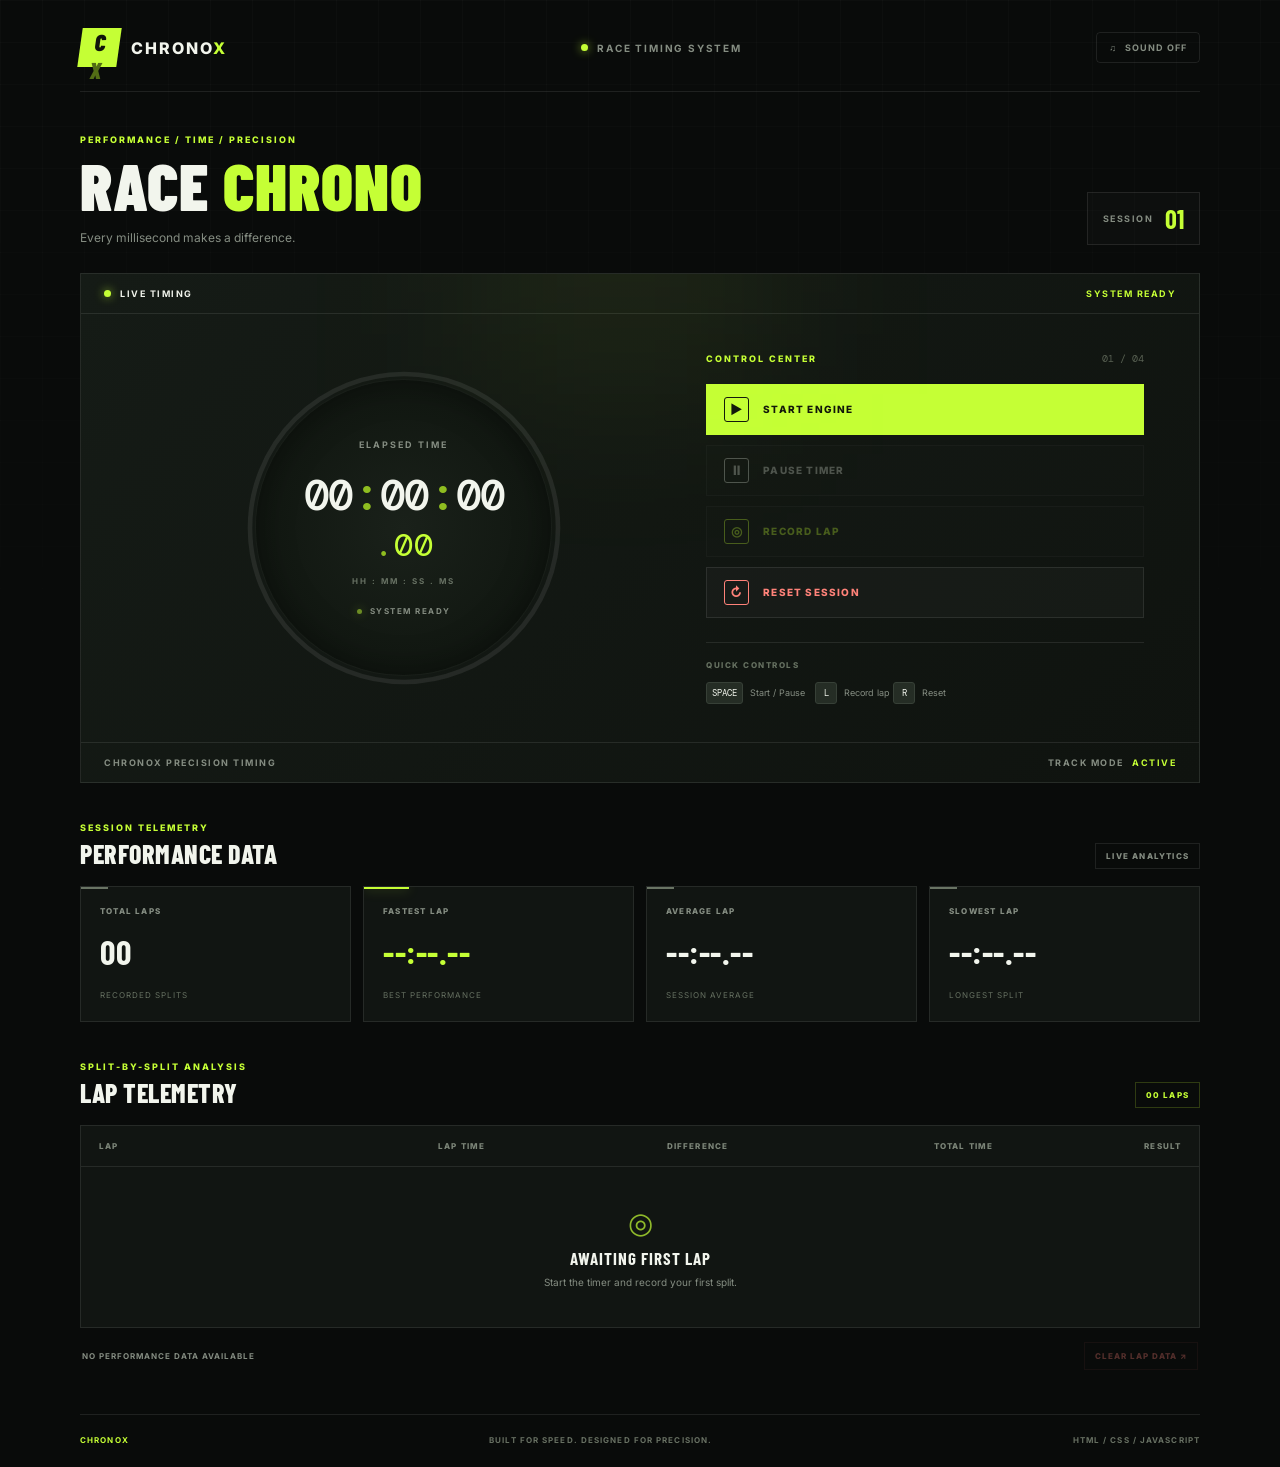
<file: index.html>
<!DOCTYPE html>
<html lang="en">
<head>
    <meta charset="UTF-8">
    <meta name="viewport" content="width=device-width, initial-scale=1.0">
    <meta name="theme-color" content="#090b0a">
    <title>ChronoX | Racing Stopwatch</title>

    <link rel="preconnect" href="https://fonts.googleapis.com">
    <link rel="preconnect" href="https://fonts.gstatic.com" crossorigin>
    <link href="https://fonts.googleapis.com/css2?family=Barlow+Condensed:wght@500;600;700;800;900&family=DM+Mono:wght@400;500&family=Inter:wght@400;500;600;700;800&display=swap" rel="stylesheet">

    <link rel="stylesheet" href="task2.css">
</head>
<body>

    <div class="grid-background"></div>

    <main class="dashboard">

        <header class="topbar">
            <a href="#" class="brand">
                <span class="brand-mark">C<span>X</span></span>
                <span class="brand-name">CHRONO<span>X</span></span>
            </a>

            <div class="session-label">
                <span class="live-dot"></span>
                RACE TIMING SYSTEM
            </div>

            <button id="sound-toggle" class="sound-toggle" type="button" aria-pressed="false">
                <span id="sound-icon">♫</span>
                <span id="sound-label">SOUND OFF</span>
            </button>
        </header>

        <section class="hero-heading">
            <div>
                <p class="section-kicker">PERFORMANCE / TIME / PRECISION</p>
                <h1>RACE <span>CHRONO</span></h1>
                <p class="hero-description">Every millisecond makes a difference.</p>
            </div>

            <div class="session-number">
                <span>SESSION</span>
                <strong>01</strong>
            </div>
        </section>

        <section class="main-panel">

            <div class="panel-topline">
                <span><span class="live-dot"></span> LIVE TIMING</span>
                <span id="timer-status">SYSTEM READY</span>
            </div>

            <div class="timer-layout">

                <div class="timer-ring">
                    <svg class="progress-ring" viewBox="0 0 300 300" aria-hidden="true">
                        <circle class="ring-track" cx="150" cy="150" r="132"></circle>
                        <circle id="progress-circle" class="ring-progress" cx="150" cy="150" r="132"></circle>
                    </svg>

                    <div class="ring-content">
                        <span class="ring-label">ELAPSED TIME</span>

                        <div class="timer-display">
                            <div class="main-time">
                                <span id="hours">00</span><span class="colon">:</span><span id="minutes">00</span><span class="colon">:</span><span id="seconds">00</span>
                            </div>
                            <div class="millisecond-time">
                                <span class="decimal">.</span><span id="milliseconds">00</span>
                            </div>
                        </div>

                        <span class="timer-caption">HH : MM : SS . MS</span>
                        <span class="timer-running-indicator">
                            <span class="live-dot"></span>
                            <span id="ring-status">STANDBY</span>
                        </span>
                    </div>
                </div>

                <div class="timer-side">
                    <div class="side-heading">
                        <span class="section-kicker">CONTROL CENTER</span>
                        <span class="control-number">01 / 04</span>
                    </div>

                    <div class="control-buttons">
                        <button id="start-timer" class="action-btn start-btn" type="button">
                            <span class="button-symbol">▶</span>
                            <span>START ENGINE</span>
                        </button>

                        <button id="pause-timer" class="action-btn pause-btn" type="button" disabled>
                            <span class="button-symbol">Ⅱ</span>
                            <span>PAUSE TIMER</span>
                        </button>

                        <button id="lap-timer" class="action-btn lap-btn" type="button" disabled>
                            <span class="button-symbol">◎</span>
                            <span>RECORD LAP</span>
                        </button>

                        <button id="reset-timer" class="action-btn reset-btn" type="button">
                            <span class="button-symbol">↻</span>
                            <span>RESET SESSION</span>
                        </button>
                    </div>

                    <div class="shortcut-note">
                        <span>QUICK CONTROLS</span>
                        <div><kbd>SPACE</kbd> Start / Pause</div>
                        <div><kbd>L</kbd> Record lap <kbd>R</kbd> Reset</div>
                    </div>
                </div>

            </div>

            <div class="panel-bottomline">
                <span>CHRONOX PRECISION TIMING</span>
                <span>TRACK MODE <strong>ACTIVE</strong></span>
            </div>
        </section>

        <section class="stats-section">
            <div class="section-title">
                <div>
                    <p class="section-kicker">SESSION TELEMETRY</p>
                    <h2>PERFORMANCE DATA</h2>
                </div>
                <span class="data-tag">LIVE ANALYTICS</span>
            </div>

            <div class="stats-grid">
                <article class="stat-card">
                    <span class="stat-label">TOTAL LAPS</span>
                    <strong id="total-laps" class="stat-value">00</strong>
                    <span class="stat-foot">RECORDED SPLITS</span>
                </article>

                <article class="stat-card fastest-card">
                    <span class="stat-label">FASTEST LAP</span>
                    <strong id="best-lap" class="stat-value">--:--.--</strong>
                    <span class="stat-foot">BEST PERFORMANCE</span>
                </article>

                <article class="stat-card">
                    <span class="stat-label">AVERAGE LAP</span>
                    <strong id="average-lap" class="stat-value">--:--.--</strong>
                    <span class="stat-foot">SESSION AVERAGE</span>
                </article>

                <article class="stat-card">
                    <span class="stat-label">SLOWEST LAP</span>
                    <strong id="slowest-lap" class="stat-value">--:--.--</strong>
                    <span class="stat-foot">LONGEST SPLIT</span>
                </article>
            </div>
        </section>

        <section class="laps-section">
            <div class="section-title">
                <div>
                    <p class="section-kicker">SPLIT-BY-SPLIT ANALYSIS</p>
                    <h2>LAP TELEMETRY</h2>
                </div>

                <span class="lap-counter" id="lap-count">00 LAPS</span>
            </div>

            <div class="lap-table">
                <div class="lap-table-heading">
                    <span>LAP</span>
                    <span>LAP TIME</span>
                    <span>DIFFERENCE</span>
                    <span>TOTAL TIME</span>
                    <span>RESULT</span>
                </div>

                <ul id="laps-list" class="laps-list">
                    <li class="empty-state">
                        <span class="empty-symbol">◎</span>
                        <strong>AWAITING FIRST LAP</strong>
                        <p>Start the timer and record your first split.</p>
                    </li>
                </ul>
            </div>

            <div class="lap-footer">
                <span id="lap-insight">NO PERFORMANCE DATA AVAILABLE</span>
                <button id="clear-laps" class="clear-btn" type="button" disabled>
                    CLEAR LAP DATA <span>↗</span>
                </button>
            </div>
        </section>

        <footer class="footer">
            <span>CHRONOX</span>
            <span>BUILT FOR SPEED. DESIGNED FOR PRECISION.</span>
            <span>HTML / CSS / JAVASCRIPT</span>
        </footer>

    </main>

    <script src="task2.js"></script>
</body>
</html>
</file>
<file: task2.css>
:root {
    --bg: #090b0a;
    --panel: #111512;
    --panel-light: #171d19;
    --lime: #c5ff35;
    --lime-dark: #8fbd20;
    --white: #f2f5ed;
    --muted: #858d82;
    --border: rgba(255, 255, 255, 0.09);
    --red: #ff5c50;
    --mono: 'DM Mono', monospace;
    --display: 'Barlow Condensed', sans-serif;
}

* {
    margin: 0;
    padding: 0;
    box-sizing: border-box;
}

body {
    min-height: 100vh;
    background: var(--bg);
    color: var(--white);
    font-family: 'Inter', sans-serif;
    overflow-x: hidden;
}

button {
    font: inherit;
}

.grid-background {
    position: fixed;
    inset: 0;
    z-index: -1;
    pointer-events: none;
    background-image:
        linear-gradient(rgba(255,255,255,0.018) 1px, transparent 1px),
        linear-gradient(90deg, rgba(255,255,255,0.018) 1px, transparent 1px);
    background-size: 42px 42px;
    mask-image: linear-gradient(to bottom, black, transparent 90%);
}

.dashboard {
    width: min(1120px, 92%);
    margin: auto;
    padding: 28px 0 22px;
}

/* HEADER */

.topbar {
    display: flex;
    align-items: center;
    justify-content: space-between;
    padding-bottom: 24px;
    border-bottom: 1px solid var(--border);
}

.brand {
    display: flex;
    align-items: center;
    gap: 12px;
    color: var(--white);
    text-decoration: none;
}

.brand-mark {
    width: 39px;
    height: 39px;
    display: grid;
    place-items: center;
    background: var(--lime);
    color: #10140b;
    font-family: var(--display);
    font-size: 23px;
    font-weight: 900;
    transform: skew(-8deg);
}

.brand-mark span {
    color: #526d15;
}

.brand-name {
    font-size: 16px;
    font-weight: 800;
    letter-spacing: 2px;
}

.brand-name span {
    color: var(--lime);
}

.session-label {
    display: flex;
    align-items: center;
    gap: 9px;
    color: var(--muted);
    font-size: 10px;
    font-weight: 700;
    letter-spacing: 1.8px;
}

.live-dot {
    display: inline-block;
    width: 7px;
    height: 7px;
    border-radius: 50%;
    background: var(--lime);
    box-shadow: 0 0 10px rgba(197, 255, 53, 0.7);
    flex-shrink: 0;
}

.sound-toggle {
    display: flex;
    align-items: center;
    gap: 8px;
    padding: 9px 12px;
    color: var(--muted);
    background: transparent;
    border: 1px solid var(--border);
    border-radius: 4px;
    font-size: 9px;
    font-weight: 700;
    letter-spacing: 1px;
    cursor: pointer;
    transition: 0.2s ease;
}

.sound-toggle:hover,
.sound-toggle[aria-pressed="true"] {
    color: var(--lime);
    border-color: rgba(197, 255, 53, 0.45);
}

/* HERO */

.hero-heading {
    display: flex;
    justify-content: space-between;
    align-items: end;
    padding: 42px 0 28px;
}

.section-kicker {
    color: var(--lime);
    font-size: 9px;
    font-weight: 800;
    letter-spacing: 2px;
}

.hero-heading h1 {
    margin-top: 9px;
    font-family: var(--display);
    font-size: clamp(43px, 7vw, 66px);
    line-height: 0.95;
    font-weight: 900;
    letter-spacing: 1px;
}

.hero-heading h1 span {
    color: var(--lime);
}

.hero-description {
    margin-top: 13px;
    color: var(--muted);
    font-size: 12px;
}

.session-number {
    display: flex;
    align-items: center;
    gap: 12px;
    padding: 10px 15px;
    border: 1px solid var(--border);
    background: rgba(255,255,255,0.02);
}

.session-number span {
    color: var(--muted);
    font-size: 9px;
    letter-spacing: 1.5px;
    font-weight: 700;
}

.session-number strong {
    font-family: var(--display);
    font-size: 26px;
    color: var(--lime);
}

/* MAIN TIMER PANEL */

.main-panel {
    background: linear-gradient(135deg, #151b16, #0f130f);
    border: 1px solid var(--border);
    position: relative;
    overflow: hidden;
}

.main-panel::before {
    content: "";
    position: absolute;
    width: 300px;
    height: 300px;
    top: -180px;
    left: 35%;
    background: rgba(197, 255, 53, 0.06);
    filter: blur(90px);
    pointer-events: none;
}

.panel-topline,
.panel-bottomline {
    display: flex;
    align-items: center;
    justify-content: space-between;
    padding: 14px 23px;
    color: var(--muted);
    font-size: 9px;
    font-weight: 700;
    letter-spacing: 1.5px;
    border-bottom: 1px solid var(--border);
}

.panel-topline > span:first-child {
    display: flex;
    align-items: center;
    gap: 9px;
    color: var(--white);
}

#timer-status {
    color: var(--lime);
}

.timer-layout {
    display: grid;
    grid-template-columns: 1.1fr 0.9fr;
    align-items: center;
    gap: 35px;
    padding: 38px 55px;
}

/* CIRCULAR TIMER */

.timer-ring {
    width: min(100%, 350px);
    aspect-ratio: 1;
    position: relative;
    margin: auto;
    display: grid;
    place-items: center;
}

.progress-ring {
    position: absolute;
    inset: 0;
    width: 100%;
    height: 100%;
    transform: rotate(-90deg);
    overflow: visible;
}

.ring-track,
.ring-progress {
    fill: none;
    stroke-width: 4;
}

.ring-track {
    stroke: rgba(255,255,255,0.08);
}

.ring-progress {
    stroke: var(--lime);
    stroke-linecap: round;
    stroke-dasharray: 829.38;
    stroke-dashoffset: 829.38;
    filter: drop-shadow(0 0 7px rgba(197,255,53,0.45));
    transition: stroke-dashoffset 0.08s linear;
}

.ring-content {
    position: relative;
    z-index: 1;
    display: flex;
    flex-direction: column;
    align-items: center;
    justify-content: center;
    width: 85%;
    height: 85%;
    border-radius: 50%;
    background: radial-gradient(circle, #1a211a 0%, #111711 68%, #101410 100%);
    border: 1px solid rgba(255,255,255,0.035);
    box-shadow: inset 0 0 35px rgba(0,0,0,0.4);
}

.ring-label {
    font-size: 9px;
    letter-spacing: 2px;
    color: var(--muted);
    font-weight: 700;
}

.timer-display {
    margin-top: 17px;
    text-align: center;
    font-family: var(--mono);
    font-variant-numeric: tabular-nums;
}

.main-time {
    display: flex;
    align-items: center;
    justify-content: center;
    font-size: clamp(27px, 4vw, 43px);
    letter-spacing: -2px;
    font-weight: 500;
    white-space: nowrap;
}

.colon {
    color: var(--lime-dark);
    padding: 0 2px;
}

.millisecond-time {
    margin-top: 1px;
    color: var(--lime);
    font-size: 32px;
    letter-spacing: 1px;
}

.decimal {
    color: var(--lime-dark);
}

.timer-caption {
    margin-top: 10px;
    color: #687264;
    font-size: 8px;
    letter-spacing: 2px;
    font-weight: 700;
}

.timer-running-indicator {
    display: flex;
    align-items: center;
    gap: 8px;
    margin-top: 20px;
    color: var(--muted);
    font-size: 8px;
    font-weight: 700;
    letter-spacing: 1.5px;
}

.timer-running-indicator .live-dot {
    width: 5px;
    height: 5px;
    opacity: 0.5;
}

body.running .timer-running-indicator .live-dot {
    opacity: 1;
    animation: pulse 1s infinite;
}

/* CONTROLS */

.timer-side {
    min-width: 0;
}

.side-heading {
    display: flex;
    justify-content: space-between;
    align-items: center;
    margin-bottom: 19px;
}

.control-number {
    color: #586052;
    font-family: var(--mono);
    font-size: 10px;
}

.control-buttons {
    display: grid;
    gap: 10px;
}

.action-btn {
    min-height: 51px;
    display: flex;
    align-items: center;
    gap: 14px;
    padding: 0 17px;
    text-align: left;
    border: 1px solid var(--border);
    background: rgba(255,255,255,0.025);
    color: var(--white);
    font-size: 10px;
    font-weight: 800;
    letter-spacing: 1.2px;
    cursor: pointer;
    transition: 0.2s ease;
}

.action-btn:not(:disabled):hover {
    transform: translateX(4px);
    border-color: rgba(197,255,53,0.4);
}

.action-btn:disabled {
    opacity: 0.3;
    cursor: not-allowed;
}

.button-symbol {
    display: grid;
    place-items: center;
    width: 25px;
    height: 25px;
    font-size: 13px;
    border: 1px solid currentColor;
    border-radius: 3px;
}

.start-btn {
    background: var(--lime);
    color: #11160b;
    border-color: var(--lime);
}

.start-btn:not(:disabled):hover {
    background: #d6ff69;
}

.pause-btn {
    color: #d9e1d4;
}

.lap-btn {
    color: var(--lime);
}

.reset-btn {
    color: #ff8279;
}

.shortcut-note {
    display: flex;
    flex-wrap: wrap;
    align-items: center;
    gap: 10px;
    margin-top: 24px;
    padding-top: 17px;
    border-top: 1px solid var(--border);
    color: var(--muted);
    font-size: 9px;
}

.shortcut-note > span {
    width: 100%;
    color: #657060;
    font-size: 8px;
    letter-spacing: 1.5px;
    font-weight: 800;
    margin-bottom: 2px;
}

kbd {
    display: inline-block;
    min-width: 22px;
    padding: 4px 5px;
    margin-right: 4px;
    color: var(--white);
    background: #252d25;
    border: 1px solid #374037;
    border-radius: 3px;
    text-align: center;
    font-family: var(--mono);
    font-size: 9px;
}

.panel-bottomline {
    border-top: 1px solid var(--border);
    border-bottom: 0;
}

.panel-bottomline strong {
    color: var(--lime);
    margin-left: 5px;
}

/* PERFORMANCE DATA */

.stats-section,
.laps-section {
    margin-top: 39px;
}

.section-title {
    display: flex;
    align-items: end;
    justify-content: space-between;
    margin-bottom: 17px;
}

.section-title h2 {
    margin-top: 5px;
    font-family: var(--display);
    font-size: 26px;
    font-weight: 800;
    letter-spacing: 0.5px;
}

.data-tag,
.lap-counter {
    padding: 7px 10px;
    border: 1px solid var(--border);
    color: var(--muted);
    font-size: 8px;
    font-weight: 800;
    letter-spacing: 1.2px;
}

.stats-grid {
    display: grid;
    grid-template-columns: repeat(4, 1fr);
    gap: 12px;
}

.stat-card {
    min-width: 0;
    padding: 19px;
    background: var(--panel);
    border: 1px solid var(--border);
    position: relative;
    overflow: hidden;
}

.stat-card::after {
    content: "";
    position: absolute;
    top: 0;
    left: 0;
    width: 27px;
    height: 2px;
    background: #697464;
}

.fastest-card::after {
    width: 45px;
    background: var(--lime);
    box-shadow: 0 0 12px rgba(197,255,53,0.4);
}

.stat-label {
    display: block;
    color: var(--muted);
    font-size: 8px;
    font-weight: 800;
    letter-spacing: 1.2px;
}

.stat-value {
    display: block;
    margin: 15px 0 10px;
    font-family: var(--display);
    font-size: clamp(23px, 3vw, 34px);
    font-weight: 700;
    white-space: nowrap;
    letter-spacing: 0.5px;
}

.fastest-card .stat-value {
    color: var(--lime);
}

.stat-foot {
    color: #667061;
    font-size: 8px;
    letter-spacing: 1px;
}

/* LAP TELEMETRY */

.laps-section {
    margin-bottom: 30px;
}

.lap-counter {
    color: var(--lime);
    border-color: rgba(197,255,53,0.2);
}

.lap-table {
    background: var(--panel);
    border: 1px solid var(--border);
}

.lap-table-heading,
.lap-item {
    display: grid;
    grid-template-columns: 0.55fr 1.15fr 1.05fr 1.15fr 0.8fr;
    align-items: center;
    gap: 12px;
}

.lap-table-heading {
    padding: 15px 18px;
    color: #7c8578;
    border-bottom: 1px solid var(--border);
    font-size: 8px;
    font-weight: 800;
    letter-spacing: 1.1px;
}

.lap-table-heading span:not(:first-child),
.lap-item span:not(:first-child) {
    text-align: right;
}

.laps-list {
    list-style: none;
    max-height: 310px;
    overflow-y: auto;
}

.laps-list::-webkit-scrollbar {
    width: 4px;
}

.laps-list::-webkit-scrollbar-thumb {
    background: #48513f;
}

.lap-item {
    padding: 16px 18px;
    border-bottom: 1px solid var(--border);
    font-family: var(--mono);
    font-size: 11px;
    animation: lap-in 0.3s ease;
}

.lap-item:last-child {
    border-bottom: 0;
}

.lap-item.best-lap {
    background: rgba(197,255,53,0.055);
}

.lap-number {
    color: var(--muted);
}

.lap-time {
    color: var(--white);
}

.lap-difference {
    color: var(--muted);
}

.lap-difference.faster {
    color: var(--lime);
}

.lap-difference.slower {
    color: var(--red);
}

.lap-total {
    color: #b2c0a9;
}

.lap-result {
    display: inline-block;
    justify-self: end;
    padding: 5px 7px;
    font-family: 'Inter', sans-serif;
    font-size: 8px;
    font-weight: 800;
    letter-spacing: 0.5px;
    background: rgba(255,255,255,0.05);
    color: var(--muted);
}

.lap-result.fastest {
    color: var(--lime);
    background: rgba(197,255,53,0.1);
}

.lap-result.slower {
    color: #ff8279;
    background: rgba(255,92,80,0.08);
}

.empty-state {
    min-height: 160px;
    display: flex;
    flex-direction: column;
    align-items: center;
    justify-content: center;
    gap: 8px;
    text-align: center;
}

.empty-symbol {
    color: var(--lime);
    font-size: 29px;
    opacity: 0.7;
}

.empty-state strong {
    font-family: var(--display);
    font-size: 17px;
    letter-spacing: 1px;
}

.empty-state p {
    color: var(--muted);
    font-size: 10px;
}

.lap-footer {
    display: flex;
    justify-content: space-between;
    align-items: center;
    gap: 12px;
    padding: 14px 2px;
}

#lap-insight {
    color: var(--muted);
    font-size: 8px;
    font-weight: 700;
    letter-spacing: 1px;
}

.clear-btn {
    padding: 8px 10px;
    color: #ff8279;
    background: transparent;
    border: 1px solid rgba(255,130,121,0.2);
    font-size: 8px;
    font-weight: 800;
    letter-spacing: 1px;
    cursor: pointer;
}

.clear-btn:hover:not(:disabled) {
    background: rgba(255,130,121,0.08);
}

.clear-btn:disabled {
    opacity: 0.3;
    cursor: not-allowed;
}

/* FOOTER */

.footer {
    display: flex;
    justify-content: space-between;
    gap: 15px;
    padding-top: 20px;
    border-top: 1px solid var(--border);
    color: #687163;
    font-size: 8px;
    font-weight: 700;
    letter-spacing: 1.1px;
}

.footer span:first-child {
    color: var(--lime);
}

/* ANIMATIONS */

@keyframes pulse {
    0%, 100% {
        box-shadow: 0 0 3px var(--lime);
        opacity: 1;
    }
    50% {
        box-shadow: 0 0 12px var(--lime);
        opacity: 0.5;
    }
}

@keyframes lap-in {
    from {
        opacity: 0;
        transform: translateY(7px);
    }
    to {
        opacity: 1;
        transform: translateY(0);
    }
}

/* RESPONSIVE */

@media (max-width: 850px) {
    .timer-layout {
        grid-template-columns: 1fr;
        gap: 35px;
        padding: 30px;
    }

    .timer-ring {
        width: min(100%, 320px);
    }

    .timer-side {
        width: min(100%, 430px);
        margin: auto;
    }

    .stats-grid {
        grid-template-columns: repeat(2, 1fr);
    }
}

@media (max-width: 560px) {
    .dashboard {
        width: 94%;
        padding-top: 18px;
    }

    .topbar {
        gap: 10px;
        flex-wrap: wrap;
    }

    .brand-name {
        font-size: 13px;
    }

    .session-label {
        order: 3;
        width: 100%;
        padding-top: 5px;
        font-size: 8px;
    }

    .sound-toggle {
        margin-left: auto;
    }

    .hero-heading {
        padding: 32px 0 22px;
    }

    .hero-heading h1 {
        font-size: 46px;
    }

    .session-number {
        gap: 7px;
        padding: 7px;
    }

    .session-number span {
        font-size: 7px;
    }

    .session-number strong {
        font-size: 21px;
    }

    .timer-layout {
        padding: 28px 16px;
    }

    .timer-ring {
        width: min(100%, 290px);
    }

    .main-time {
        font-size: clamp(28px, 9vw, 38px);
    }

    .millisecond-time {
        font-size: 28px;
    }

    .panel-topline,
    .panel-bottomline {
        padding: 12px;
        font-size: 8px;
    }

    .stats-grid {
        gap: 8px;
    }

    .stat-card {
        padding: 14px 11px;
    }

    .stat-value {
        font-size: clamp(21px, 6vw, 29px);
    }

    .lap-table {
        overflow-x: auto;
    }

    .lap-table-heading,
    .lap-item {
        min-width: 600px;
    }

    .lap-table-heading {
        padding: 13px 12px;
    }

    .lap-item {
        padding: 14px 12px;
    }

    .footer {
        flex-direction: column;
        align-items: center;
        text-align: center;
        line-height: 1.5;
    }
}

@media (prefers-reduced-motion: reduce) {
    *,
    *::before,
    *::after {
        animation-duration: 0.01ms !important;
        transition-duration: 0.01ms !important;
    }
}
</file>
